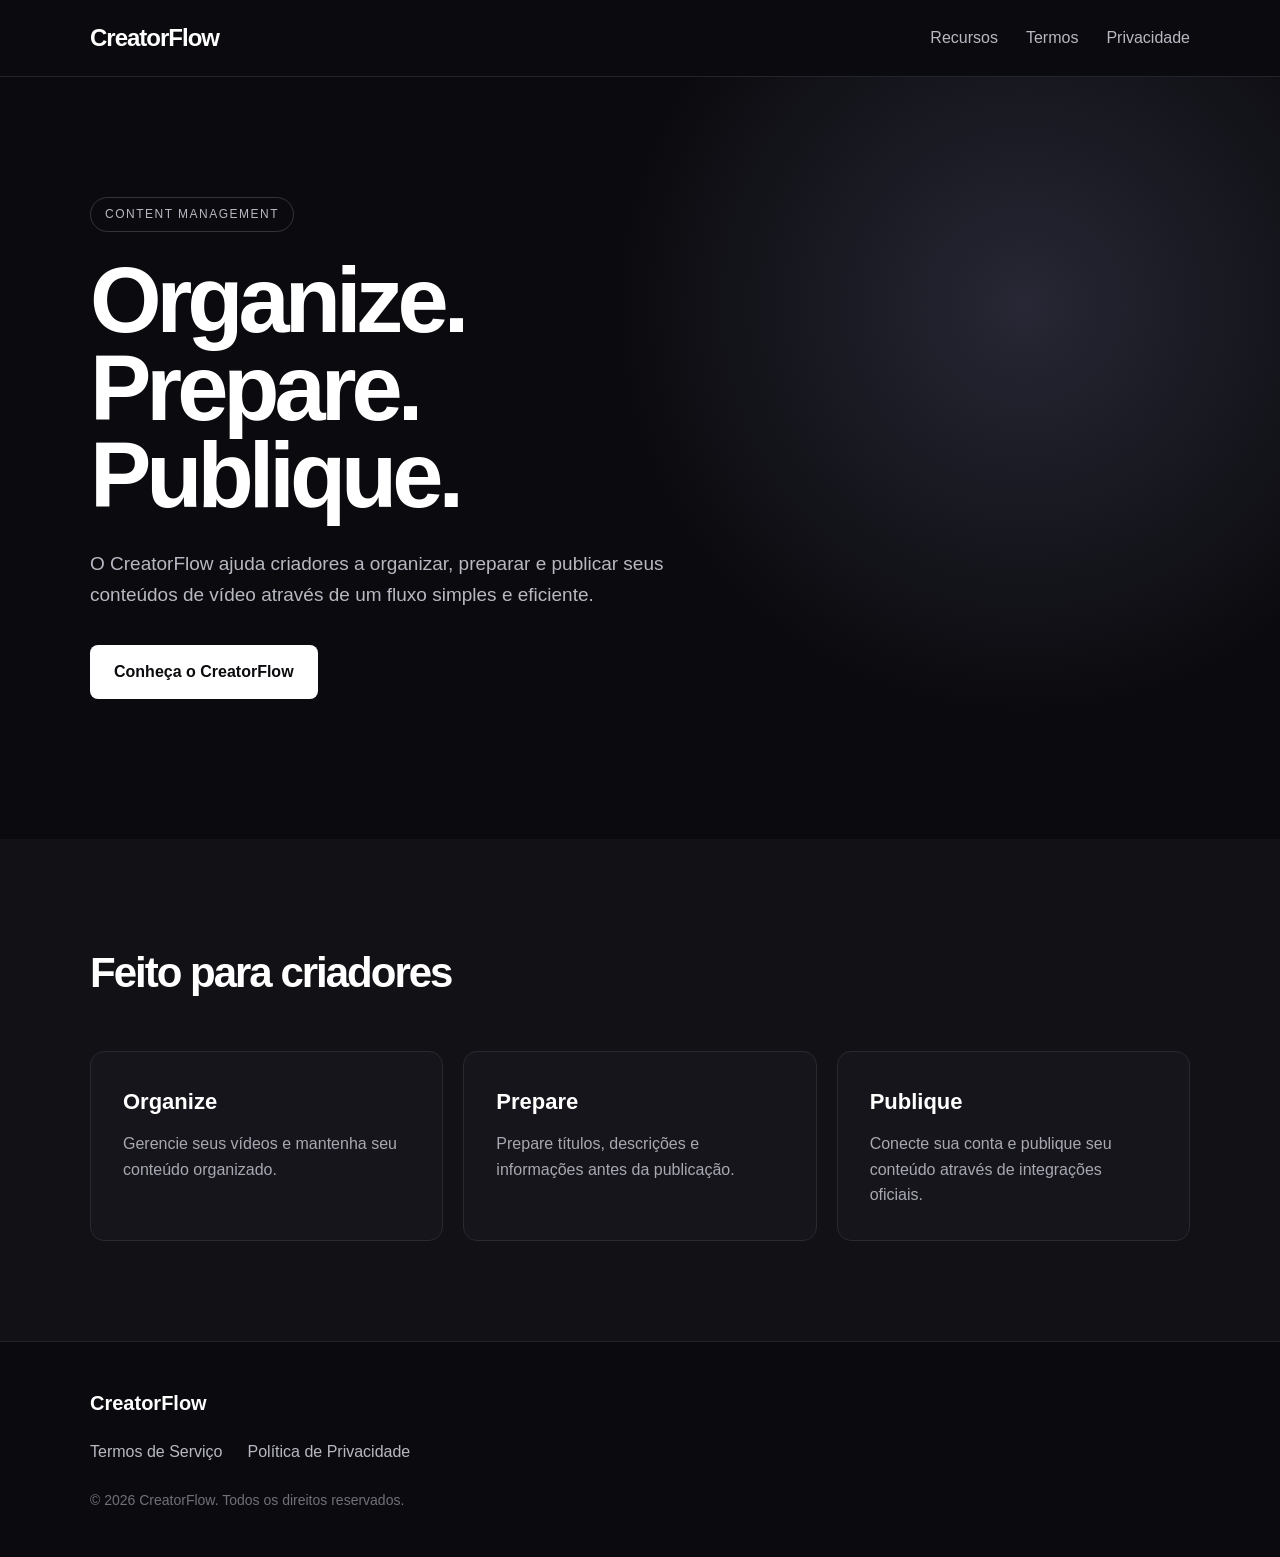
<file: index.html>
<!DOCTYPE html>
<html lang="pt-BR">
<head>
    <meta charset="UTF-8">
    <meta name="viewport" content="width=device-width, initial-scale=1.0">
    <title>CreatorFlow</title>
    <meta name="description" content="CreatorFlow ajuda criadores a organizar, preparar e publicar seus vídeos.">
    <link rel="stylesheet" href="style.css">
</head>

<body>

    <header>
        <div class="container">
            <div class="logo">CreatorFlow</div>

            <nav>
                <a href="#recursos">Recursos</a>
                <a href="terms.html">Termos</a>
                <a href="privacy.html">Privacidade</a>
            </nav>
        </div>
    </header>

    <main>

        <section class="hero">
            <div class="container">
                <span class="badge">CONTENT MANAGEMENT</span>

                <h1>
                    Organize.<br>
                    Prepare.<br>
                    Publique.
                </h1>

                <p>
                    O CreatorFlow ajuda criadores a organizar,
                    preparar e publicar seus conteúdos de vídeo
                    através de um fluxo simples e eficiente.
                </p>

                <a class="button" href="#recursos">
                    Conheça o CreatorFlow
                </a>
            </div>
        </section>

        <section id="recursos" class="features">
            <div class="container">

                <h2>Feito para criadores</h2>

                <div class="cards">

                    <div class="card">
                        <h3>Organize</h3>
                        <p>
                            Gerencie seus vídeos e mantenha
                            seu conteúdo organizado.
                        </p>
                    </div>

                    <div class="card">
                        <h3>Prepare</h3>
                        <p>
                            Prepare títulos, descrições e
                            informações antes da publicação.
                        </p>
                    </div>

                    <div class="card">
                        <h3>Publique</h3>
                        <p>
                            Conecte sua conta e publique seu
                            conteúdo através de integrações oficiais.
                        </p>
                    </div>

                </div>

            </div>
        </section>

    </main>

    <footer>
        <div class="container">

            <div class="footer-logo">
                CreatorFlow
            </div>

            <div class="footer-links">
                <a href="terms.html">Termos de Serviço</a>
                <a href="privacy.html">Política de Privacidade</a>
            </div>

            <p>
                © 2026 CreatorFlow. Todos os direitos reservados.
            </p>

        </div>
    </footer>

</body>
</html>
</file>
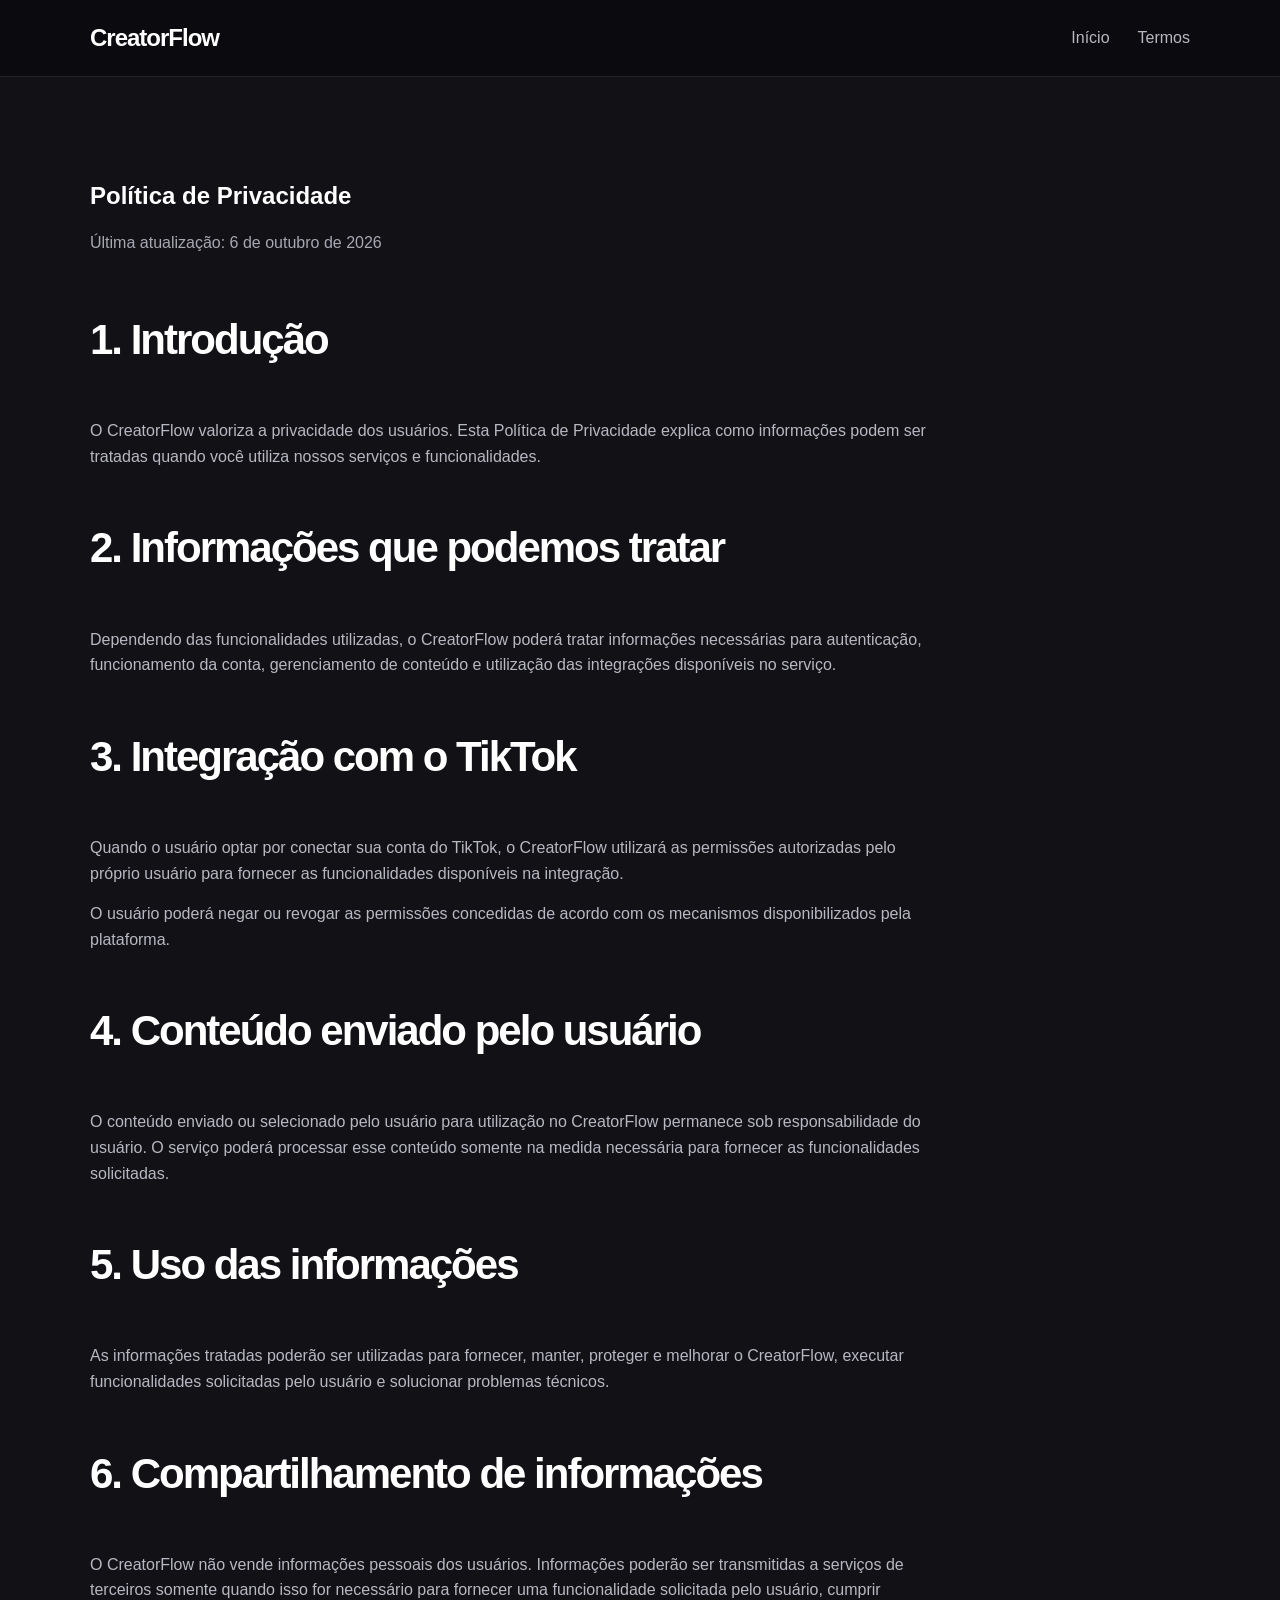
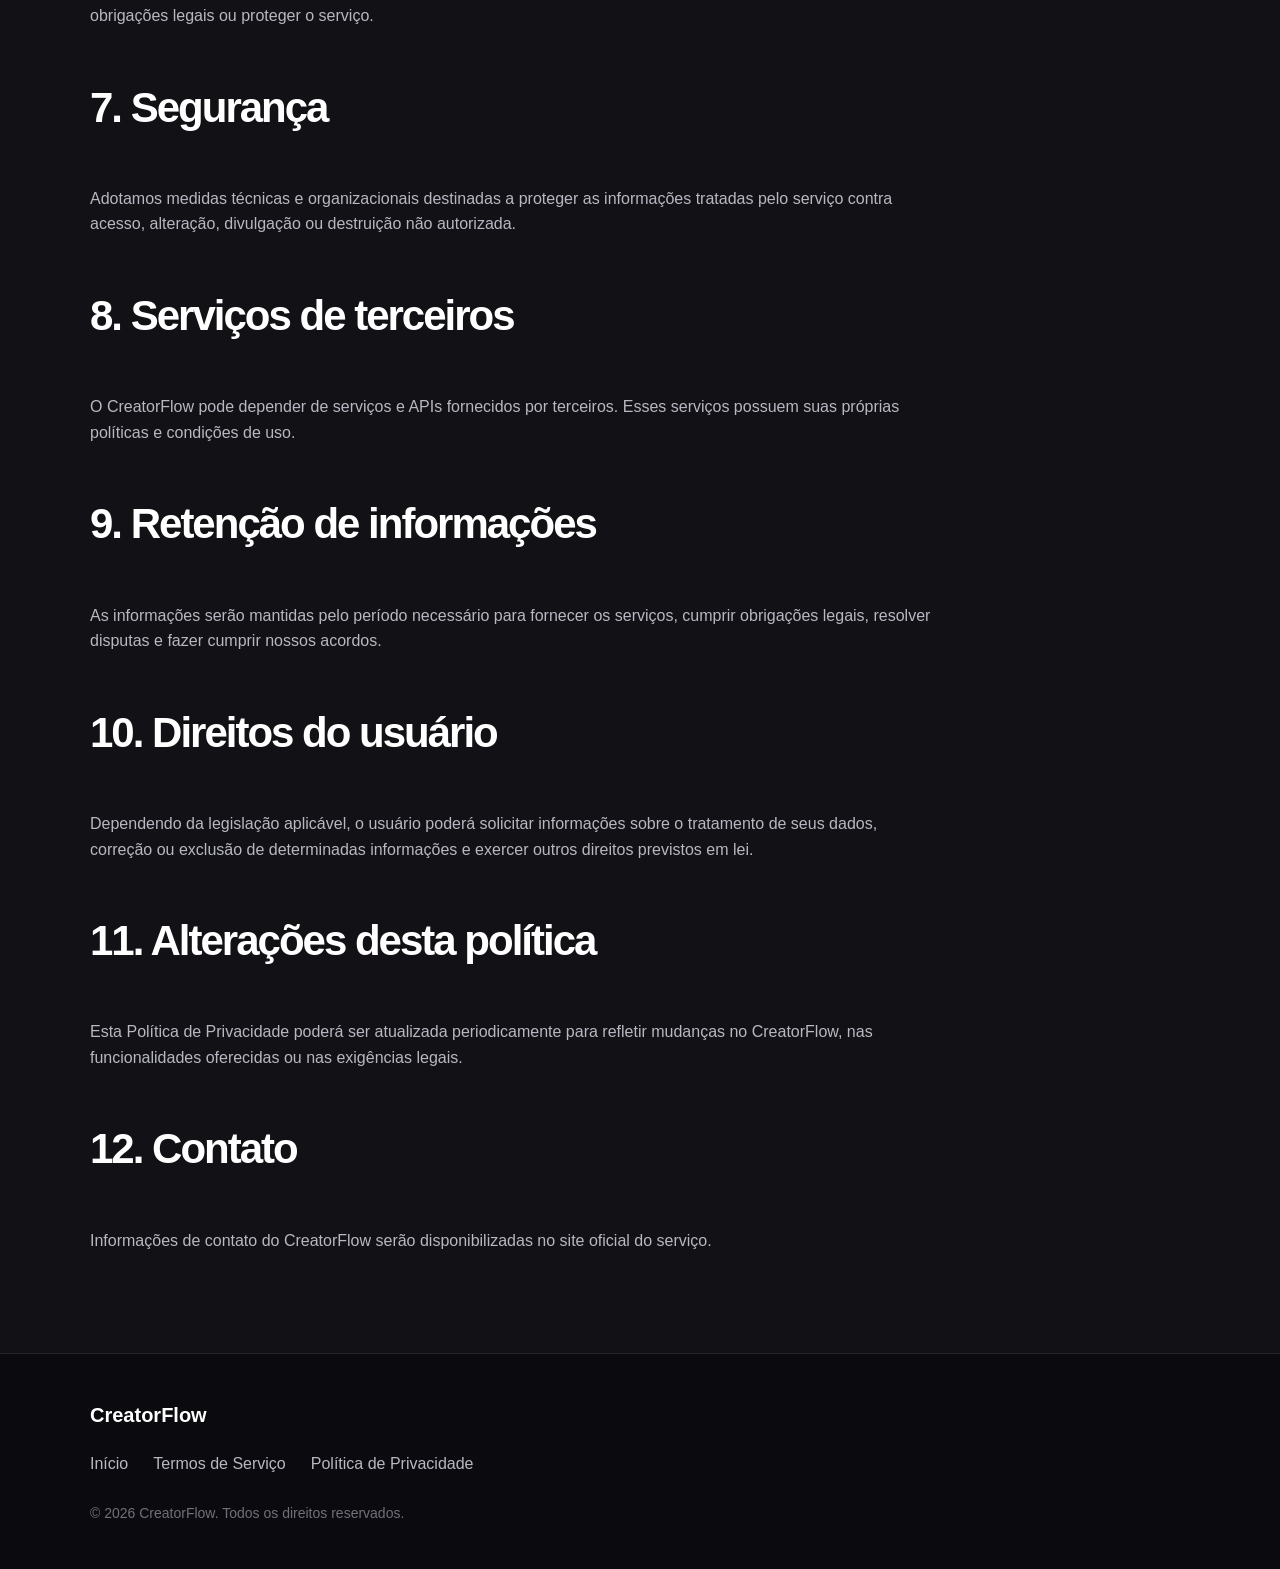
<file: privacy.html>
<!DOCTYPE html>
<html lang="pt-BR">

<head>
    <meta charset="UTF-8">
    <meta name="viewport" content="width=device-width, initial-scale=1.0">

    <title>Política de Privacidade | CreatorFlow</title>

    <meta
        name="description"
        content="Política de Privacidade do CreatorFlow."
    >

    <link rel="stylesheet" href="style.css">
</head>

<body>

    <header>
        <div class="container">

            <div class="logo">
                <a href="index.html" style="color: white; text-decoration: none;">
                    CreatorFlow
                </a>
            </div>

            <nav>
                <a href="index.html">Início</a>
                <a href="terms.html">Termos</a>
            </nav>

        </div>
    </header>


    <main>

        <section class="features">

            <div class="container">

                <h1>Política de Privacidade</h1>

                <p style="margin-top: 15px; color: #a8a8b2;">
                    Última atualização: 6 de outubro de 2026
                </p>


                <div style="margin-top: 50px; max-width: 850px;">

                    <h2>1. Introdução</h2>

                    <p style="margin-top: 15px; color: #b8b8c2;">
                        O CreatorFlow valoriza a privacidade dos usuários.
                        Esta Política de Privacidade explica como informações
                        podem ser tratadas quando você utiliza nossos serviços
                        e funcionalidades.
                    </p>


                    <h2 style="margin-top: 45px;">
                        2. Informações que podemos tratar
                    </h2>

                    <p style="margin-top: 15px; color: #b8b8c2;">
                        Dependendo das funcionalidades utilizadas, o CreatorFlow
                        poderá tratar informações necessárias para autenticação,
                        funcionamento da conta, gerenciamento de conteúdo e
                        utilização das integrações disponíveis no serviço.
                    </p>


                    <h2 style="margin-top: 45px;">
                        3. Integração com o TikTok
                    </h2>

                    <p style="margin-top: 15px; color: #b8b8c2;">
                        Quando o usuário optar por conectar sua conta do TikTok,
                        o CreatorFlow utilizará as permissões autorizadas pelo
                        próprio usuário para fornecer as funcionalidades
                        disponíveis na integração.
                    </p>

                    <p style="margin-top: 15px; color: #b8b8c2;">
                        O usuário poderá negar ou revogar as permissões
                        concedidas de acordo com os mecanismos disponibilizados
                        pela plataforma.
                    </p>


                    <h2 style="margin-top: 45px;">
                        4. Conteúdo enviado pelo usuário
                    </h2>

                    <p style="margin-top: 15px; color: #b8b8c2;">
                        O conteúdo enviado ou selecionado pelo usuário para
                        utilização no CreatorFlow permanece sob responsabilidade
                        do usuário. O serviço poderá processar esse conteúdo
                        somente na medida necessária para fornecer as
                        funcionalidades solicitadas.
                    </p>


                    <h2 style="margin-top: 45px;">
                        5. Uso das informações
                    </h2>

                    <p style="margin-top: 15px; color: #b8b8c2;">
                        As informações tratadas poderão ser utilizadas para
                        fornecer, manter, proteger e melhorar o CreatorFlow,
                        executar funcionalidades solicitadas pelo usuário e
                        solucionar problemas técnicos.
                    </p>


                    <h2 style="margin-top: 45px;">
                        6. Compartilhamento de informações
                    </h2>

                    <p style="margin-top: 15px; color: #b8b8c2;">
                        O CreatorFlow não vende informações pessoais dos usuários.
                        Informações poderão ser transmitidas a serviços de
                        terceiros somente quando isso for necessário para
                        fornecer uma funcionalidade solicitada pelo usuário,
                        cumprir obrigações legais ou proteger o serviço.
                    </p>


                    <h2 style="margin-top: 45px;">
                        7. Segurança
                    </h2>

                    <p style="margin-top: 15px; color: #b8b8c2;">
                        Adotamos medidas técnicas e organizacionais destinadas
                        a proteger as informações tratadas pelo serviço contra
                        acesso, alteração, divulgação ou destruição não autorizada.
                    </p>


                    <h2 style="margin-top: 45px;">
                        8. Serviços de terceiros
                    </h2>

                    <p style="margin-top: 15px; color: #b8b8c2;">
                        O CreatorFlow pode depender de serviços e APIs fornecidos
                        por terceiros. Esses serviços possuem suas próprias
                        políticas e condições de uso.
                    </p>


                    <h2 style="margin-top: 45px;">
                        9. Retenção de informações
                    </h2>

                    <p style="margin-top: 15px; color: #b8b8c2;">
                        As informações serão mantidas pelo período necessário
                        para fornecer os serviços, cumprir obrigações legais,
                        resolver disputas e fazer cumprir nossos acordos.
                    </p>


                    <h2 style="margin-top: 45px;">
                        10. Direitos do usuário
                    </h2>

                    <p style="margin-top: 15px; color: #b8b8c2;">
                        Dependendo da legislação aplicável, o usuário poderá
                        solicitar informações sobre o tratamento de seus dados,
                        correção ou exclusão de determinadas informações e
                        exercer outros direitos previstos em lei.
                    </p>


                    <h2 style="margin-top: 45px;">
                        11. Alterações desta política
                    </h2>

                    <p style="margin-top: 15px; color: #b8b8c2;">
                        Esta Política de Privacidade poderá ser atualizada
                        periodicamente para refletir mudanças no CreatorFlow,
                        nas funcionalidades oferecidas ou nas exigências legais.
                    </p>


                    <h2 style="margin-top: 45px;">
                        12. Contato
                    </h2>

                    <p style="margin-top: 15px; color: #b8b8c2;">
                        Informações de contato do CreatorFlow serão disponibilizadas
                        no site oficial do serviço.
                    </p>

                </div>

            </div>

        </section>

    </main>


    <footer>

        <div class="container">

            <div class="footer-logo">
                CreatorFlow
            </div>

            <div class="footer-links">
                <a href="index.html">Início</a>
                <a href="terms.html">Termos de Serviço</a>
                <a href="privacy.html">Política de Privacidade</a>
            </div>

            <p>
                © 2026 CreatorFlow. Todos os direitos reservados.
            </p>

        </div>

    </footer>

</body>

</html>
</file>
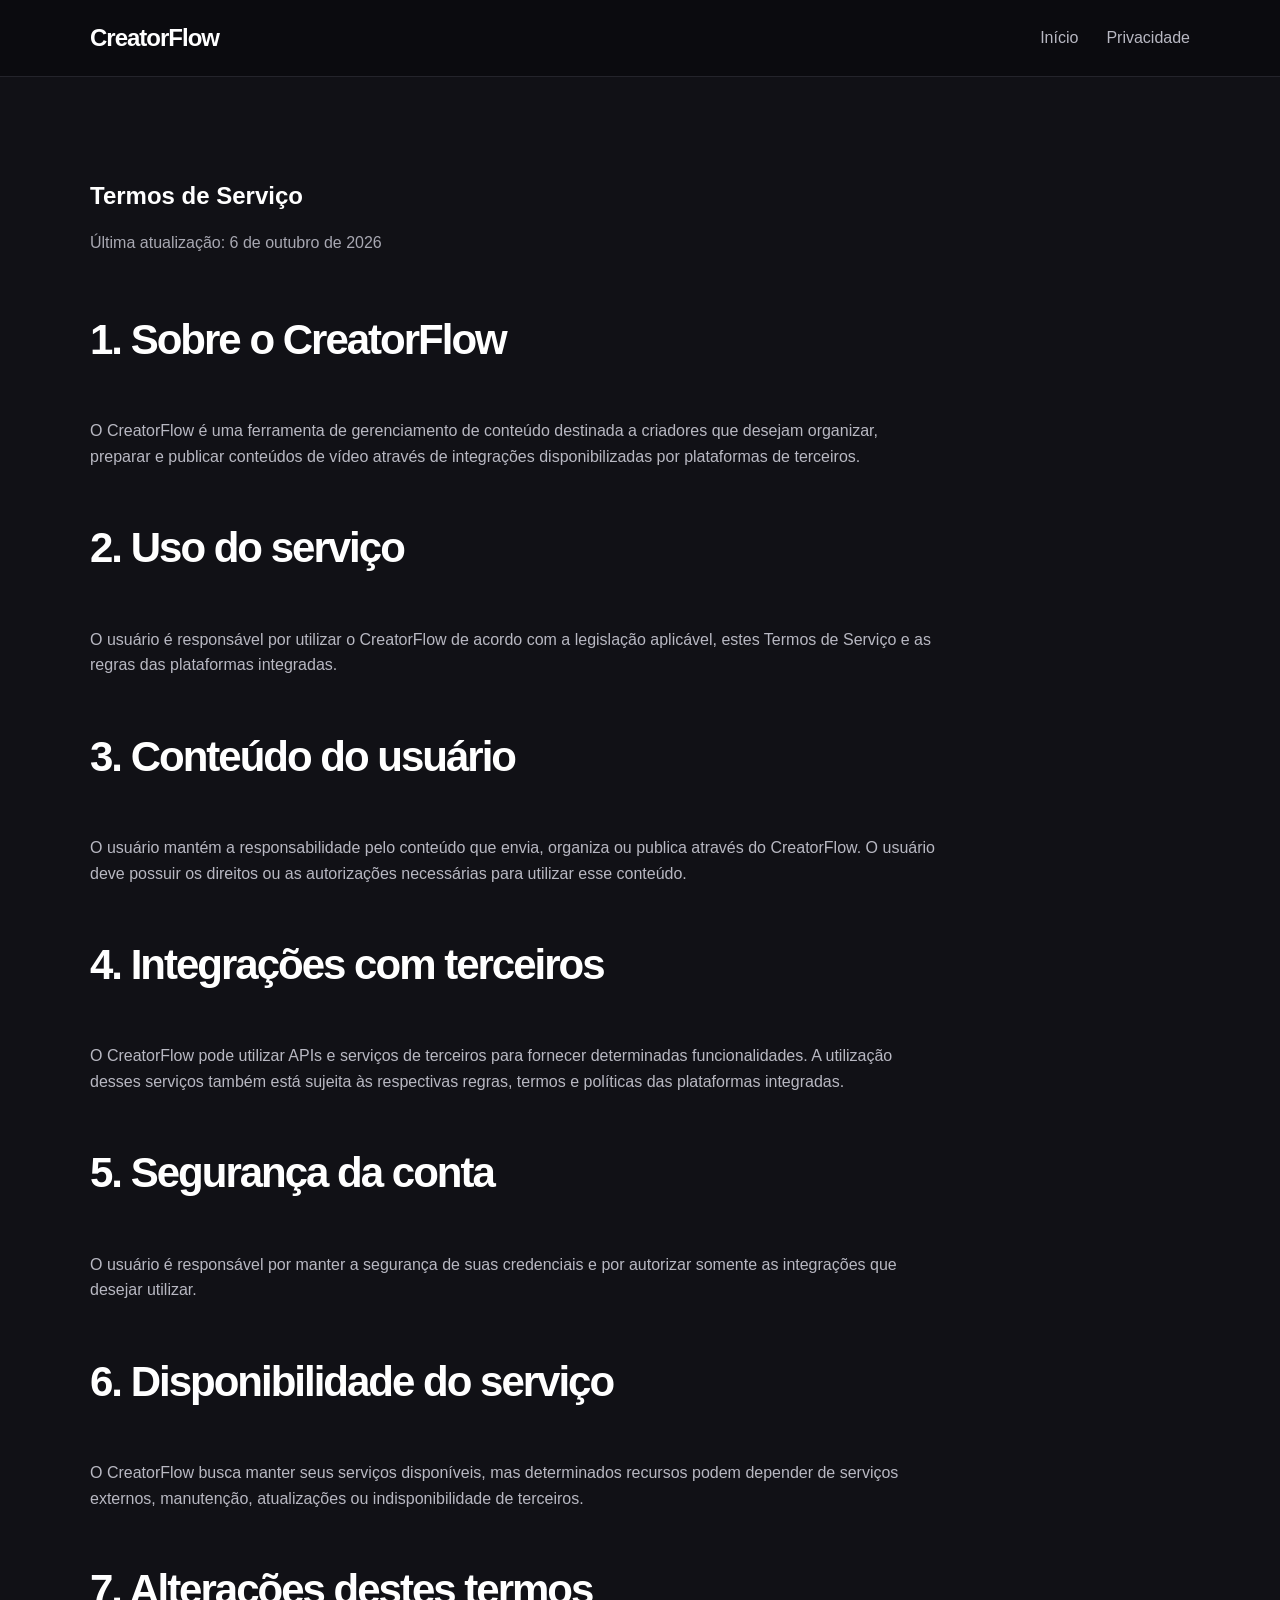
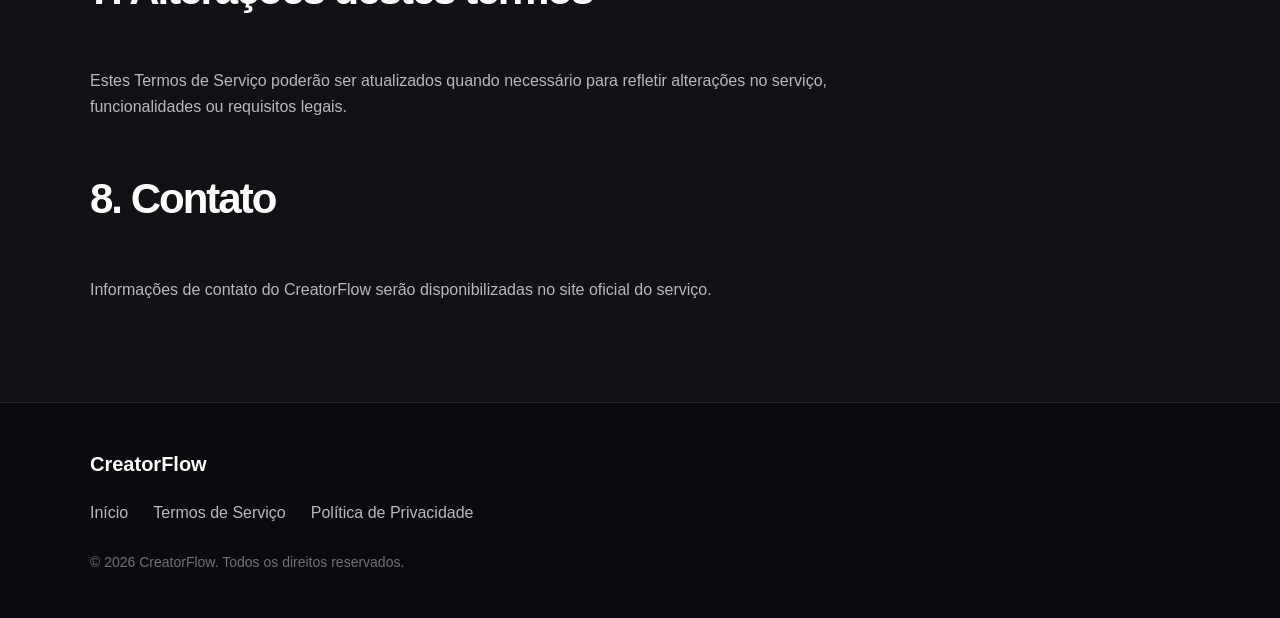
<file: terms.html>
<!DOCTYPE html>
<html lang="pt-BR">
<head>
    <meta charset="UTF-8">
    <meta name="viewport" content="width=device-width, initial-scale=1.0">

    <title>Termos de Serviço | CreatorFlow</title>

    <meta
        name="description"
        content="Termos de Serviço do CreatorFlow."
    >

    <link rel="stylesheet" href="style.css">
</head>

<body>

    <header>
        <div class="container">

            <div class="logo">
                <a href="index.html" style="color: white; text-decoration: none;">
                    CreatorFlow
                </a>
            </div>

            <nav>
                <a href="index.html">Início</a>
                <a href="privacy.html">Privacidade</a>
            </nav>

        </div>
    </header>


    <main>

        <section class="features">
            <div class="container">

                <h1>Termos de Serviço</h1>

                <p style="margin-top: 15px; color: #a8a8b2;">
                    Última atualização: 6 de outubro de 2026
                </p>


                <div style="margin-top: 50px; max-width: 850px;">

                    <h2>1. Sobre o CreatorFlow</h2>

                    <p style="margin-top: 15px; color: #b8b8c2;">
                        O CreatorFlow é uma ferramenta de gerenciamento de
                        conteúdo destinada a criadores que desejam organizar,
                        preparar e publicar conteúdos de vídeo através de
                        integrações disponibilizadas por plataformas de terceiros.
                    </p>


                    <h2 style="margin-top: 45px;">
                        2. Uso do serviço
                    </h2>

                    <p style="margin-top: 15px; color: #b8b8c2;">
                        O usuário é responsável por utilizar o CreatorFlow de
                        acordo com a legislação aplicável, estes Termos de Serviço
                        e as regras das plataformas integradas.
                    </p>


                    <h2 style="margin-top: 45px;">
                        3. Conteúdo do usuário
                    </h2>

                    <p style="margin-top: 15px; color: #b8b8c2;">
                        O usuário mantém a responsabilidade pelo conteúdo que
                        envia, organiza ou publica através do CreatorFlow.
                        O usuário deve possuir os direitos ou as autorizações
                        necessárias para utilizar esse conteúdo.
                    </p>


                    <h2 style="margin-top: 45px;">
                        4. Integrações com terceiros
                    </h2>

                    <p style="margin-top: 15px; color: #b8b8c2;">
                        O CreatorFlow pode utilizar APIs e serviços de terceiros
                        para fornecer determinadas funcionalidades. A utilização
                        desses serviços também está sujeita às respectivas regras,
                        termos e políticas das plataformas integradas.
                    </p>


                    <h2 style="margin-top: 45px;">
                        5. Segurança da conta
                    </h2>

                    <p style="margin-top: 15px; color: #b8b8c2;">
                        O usuário é responsável por manter a segurança de suas
                        credenciais e por autorizar somente as integrações que
                        desejar utilizar.
                    </p>


                    <h2 style="margin-top: 45px;">
                        6. Disponibilidade do serviço
                    </h2>

                    <p style="margin-top: 15px; color: #b8b8c2;">
                        O CreatorFlow busca manter seus serviços disponíveis,
                        mas determinados recursos podem depender de serviços
                        externos, manutenção, atualizações ou indisponibilidade
                        de terceiros.
                    </p>


                    <h2 style="margin-top: 45px;">
                        7. Alterações destes termos
                    </h2>

                    <p style="margin-top: 15px; color: #b8b8c2;">
                        Estes Termos de Serviço poderão ser atualizados quando
                        necessário para refletir alterações no serviço,
                        funcionalidades ou requisitos legais.
                    </p>


                    <h2 style="margin-top: 45px;">
                        8. Contato
                    </h2>

                    <p style="margin-top: 15px; color: #b8b8c2;">
                        Informações de contato do CreatorFlow serão disponibilizadas
                        no site oficial do serviço.
                    </p>

                </div>

            </div>
        </section>

    </main>


    <footer>
        <div class="container">

            <div class="footer-logo">
                CreatorFlow
            </div>

            <div class="footer-links">
                <a href="index.html">Início</a>
                <a href="terms.html">Termos de Serviço</a>
                <a href="privacy.html">Política de Privacidade</a>
            </div>

            <p>
                © 2026 CreatorFlow. Todos os direitos reservados.
            </p>

        </div>
    </footer>

</body>
</html>
</file>
<file: style.css>
* {
    margin: 0;
    padding: 0;
    box-sizing: border-box;
}

html {
    scroll-behavior: smooth;
}

body {
    font-family: Arial, Helvetica, sans-serif;
    background: #0b0b0f;
    color: #ffffff;
    line-height: 1.6;
}

.container {
    width: min(1100px, 90%);
    margin: 0 auto;
}

/* HEADER */

header {
    border-bottom: 1px solid #24242b;
    background: #0b0b0f;
}

header .container {
    height: 76px;
    display: flex;
    align-items: center;
    justify-content: space-between;
}

.logo {
    font-size: 24px;
    font-weight: 700;
    letter-spacing: -1px;
}

nav {
    display: flex;
    gap: 28px;
}

nav a,
.footer-links a {
    color: #b8b8c2;
    text-decoration: none;
    transition: 0.2s;
}

nav a:hover,
.footer-links a:hover {
    color: #ffffff;
}

/* HERO */

.hero {
    padding: 120px 0 140px;
    background:
        radial-gradient(circle at 80% 30%, #272735 0, transparent 35%),
        #0b0b0f;
}

.badge {
    display: inline-block;
    border: 1px solid #34343d;
    border-radius: 50px;
    padding: 7px 14px;
    font-size: 12px;
    letter-spacing: 1.5px;
    color: #b8b8c2;
    margin-bottom: 25px;
}

.hero h1 {
    font-size: clamp(54px, 8vw, 92px);
    line-height: 0.95;
    letter-spacing: -5px;
    max-width: 800px;
    margin-bottom: 30px;
}

.hero p {
    color: #b8b8c2;
    font-size: 19px;
    max-width: 650px;
    margin-bottom: 35px;
}

.button {
    display: inline-block;
    padding: 14px 24px;
    border-radius: 8px;
    background: #ffffff;
    color: #0b0b0f;
    text-decoration: none;
    font-weight: 700;
    transition: 0.2s;
}

.button:hover {
    transform: translateY(-2px);
}

/* FEATURES */

.features {
    padding: 100px 0;
    background: #111116;
}

.features h2 {
    font-size: 42px;
    letter-spacing: -2px;
    margin-bottom: 45px;
}

.cards {
    display: grid;
    grid-template-columns: repeat(3, 1fr);
    gap: 20px;
}

.card {
    border: 1px solid #292930;
    background: #15151b;
    border-radius: 14px;
    padding: 32px;
}

.card h3 {
    font-size: 22px;
    margin-bottom: 12px;
}

.card p {
    color: #a8a8b2;
}

/* FOOTER */

footer {
    border-top: 1px solid #24242b;
    padding: 45px 0;
    background: #0b0b0f;
}

.footer-logo {
    font-size: 20px;
    font-weight: 700;
    margin-bottom: 20px;
}

.footer-links {
    display: flex;
    gap: 25px;
    margin-bottom: 25px;
}

footer p {
    color: #70707a;
    font-size: 14px;
}

/* MOBILE */

@media (max-width: 700px) {

    header .container {
        height: auto;
        padding: 20px 0;
        flex-direction: column;
        gap: 18px;
    }

    nav {
        gap: 16px;
        font-size: 14px;
    }

    .hero {
        padding: 80px 0 100px;
    }

    .hero h1 {
        letter-spacing: -3px;
    }

    .cards {
        grid-template-columns: 1fr;
    }

    .footer-links {
        flex-direction: column;
        gap: 10px;
    }
}
</file>
